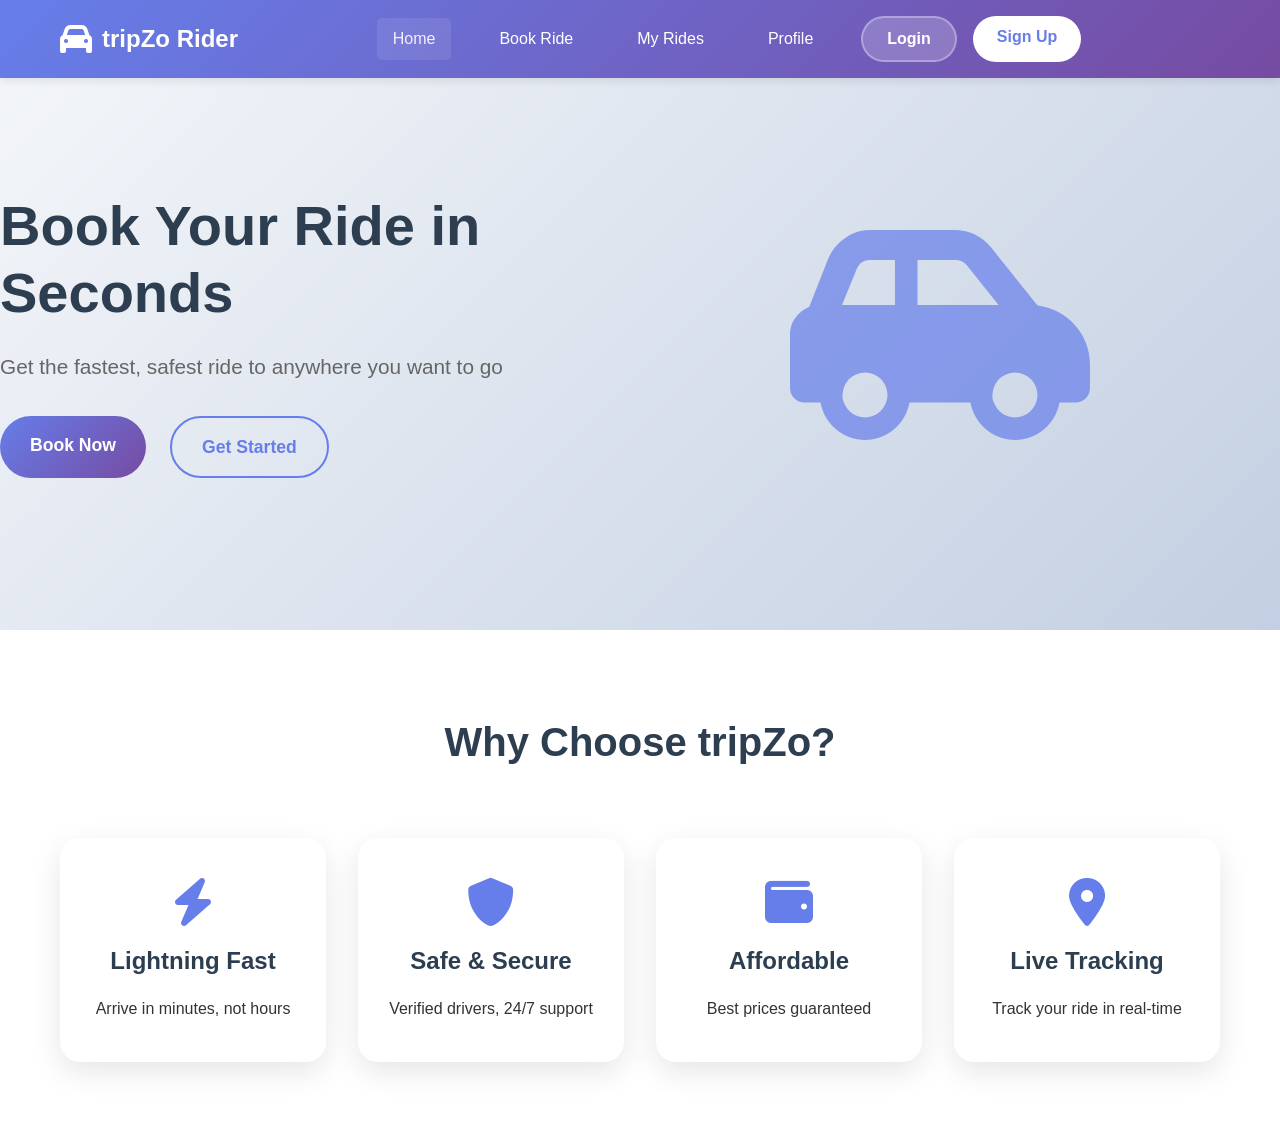
<file: tripzo/index.html>
<!DOCTYPE html>
<html lang="en">
<head>
    <meta charset="UTF-8">
    <meta name="viewport" content="width=device-width, initial-scale=1.0">
    <title>tripZo Rider - Book Your Ride</title>
    <link rel="stylesheet" href="style.css">
    <link href="https://cdnjs.cloudflare.com/ajax/libs/font-awesome/6.0.0/css/all.min.css" rel="stylesheet">
</head>
<body>
    <nav class="navbar">
        <div class="nav-container">
            <div class="nav-logo">
                <i class="fas fa-car"></i>
                <span>tripZo Rider</span>
            </div>
            <div class="nav-menu">
                <a href="index.html" class="nav-link active">Home</a>
                <a href="book-ride.html" class="nav-link">Book Ride</a>
                <a href="my-rides.html" class="nav-link">My Rides</a>
                <a href="profile.html" class="nav-link">Profile</a>
                <div class="nav-auth">
                    <a href="login.html" class="btn-login" id="loginBtn">Login</a>
                    <a href="register.html" class="btn-register">Sign Up</a>
                </div>
            </div>
            <div class="hamburger">
                <span></span>
                <span></span>
                <span></span>
            </div>
        </div>
    </nav>

    <section class="hero">
        <div class="hero-content">
            <h1>Book Your Ride in Seconds</h1>
            <p>Get the fastest, safest ride to anywhere you want to go</p>
            <div class="hero-buttons">
                <a href="book-ride.html" class="btn-primary">Book Now</a>
                <a href="register.html" class="btn-secondary">Get Started</a>
            </div>
        </div>
        <div class="hero-image">
            <i class="fas fa-car-side"></i>
        </div>
    </section>

    <section class="features">
        <div class="container">
            <h2>Why Choose tripZo?</h2>
            <div class="features-grid">
                <div class="feature-card">
                    <i class="fas fa-bolt"></i>
                    <h3>Lightning Fast</h3>
                    <p>Arrive in minutes, not hours</p>
                </div>
                <div class="feature-card">
                    <i class="fas fa-shield-alt"></i>
                    <h3>Safe & Secure</h3>
                    <p>Verified drivers, 24/7 support</p>
                </div>
                <div class="feature-card">
                    <i class="fas fa-wallet"></i>
                    <h3>Affordable</h3>
                    <p>Best prices guaranteed</p>
                </div>
                <div class="feature-card">
                    <i class="fas fa-map-marker-alt"></i>
                    <h3>Live Tracking</h3>
                    <p>Track your ride in real-time</p>
                </div>
            </div>
        </div>
    </section>

    <script src="script.js"></script>
</body>
</html>
</file>
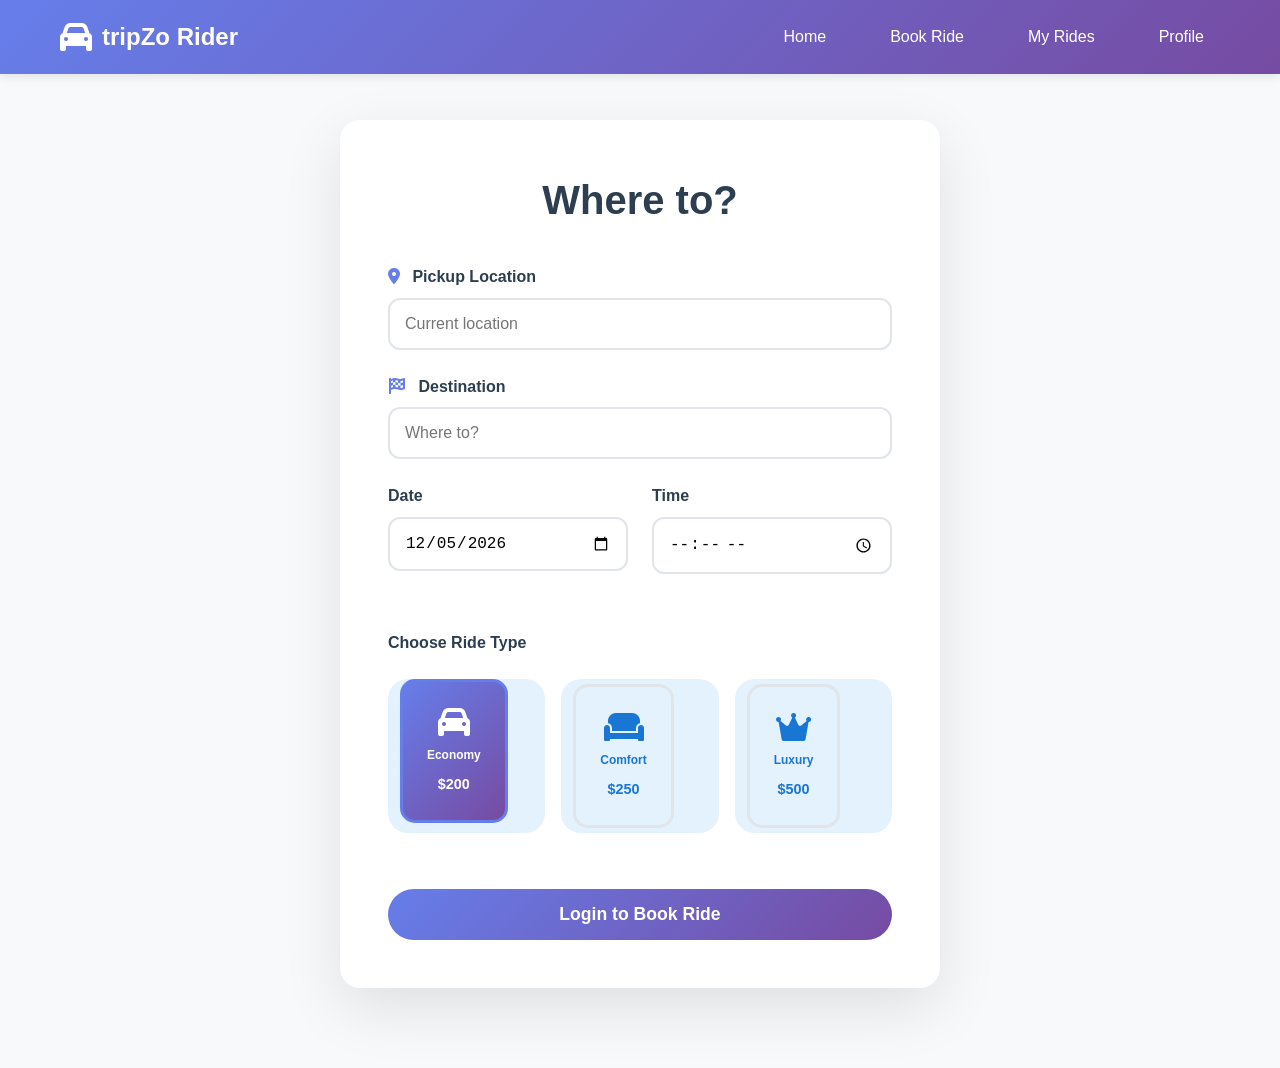
<file: tripzo/bookride.html>
<!DOCTYPE html>
<html lang="en">
<head>
    <meta charset="UTF-8">
    <meta name="viewport" content="width=device-width, initial-scale=1.0">
    <title>Book Ride - tripZo Rider</title>
    <link rel="stylesheet" href="style.css">
    <link href="https://cdnjs.cloudflare.com/ajax/libs/font-awesome/6.0.0/css/all.min.css" rel="stylesheet">
</head>
<body>
    <nav class="navbar">
        <!-- Navbar with user info if logged in -->
        <div class="nav-container">
            <div class="nav-logo">
                <i class="fas fa-car"></i>
                <span>tripZo Rider</span>
            </div>
            <div class="nav-menu">
                <a href="index.html" class="nav-link">Home</a>
                <a href="book-ride.html" class="nav-link active">Book Ride</a>
                <a href="my-rides.html" class="nav-link">My Rides</a>
                <a href="profile.html" class="nav-link">Profile</a>
                <div class="user-info" id="userInfo" style="display: none;">
                    <span id="userName"></span>
                    <a href="#" id="logoutBtn" class="btn-logout">Logout</a>
                </div>
            </div>
        </div>
    </nav>

    <section class="booking-section">
        <div class="container">
            <div class="booking-card">
                <h2>Where to?</h2>
                <form id="bookingForm" class="booking-form">
                    <div class="form-group">
                        <label><i class="fas fa-map-marker-alt"></i> Pickup Location</label>
                        <input type="text" id="pickup" placeholder="Current location" required>
                    </div>
                    <div class="form-group">
                        <label><i class="fas fa-flag-checkered"></i> Destination</label>
                        <input type="text" id="destination" placeholder="Where to?" required>
                    </div>
                    <div class="form-row">
                        <div class="form-group">
                            <label>Date</label>
                            <input type="date" id="rideDate" required>
                        </div>
                        <div class="form-group">
                            <label>Time</label>
                            <input type="time" id="rideTime" required>
                        </div>
                    </div>
                    <div class="ride-options">
                        <h4>Choose Ride Type</h4>
                        <div class="ride-type-grid">
                            <label class="ride-type">
                                <input type="radio" name="rideType" value="economy" checked>
                                <div class="ride-type-card">
                                    <i class="fas fa-car"></i>
                                    <h5>Economy</h5>
                                    <p>$200</p>
                                </div>
                            </label>
                            <label class="ride-type">
                                <input type="radio" name="rideType" value="comfort">
                                <div class="ride-type-card">
                                    <i class="fas fa-couch"></i>
                                    <h5>Comfort</h5>
                                    <p>$250</p>
                                </div>
                            </label>
                            <label class="ride-type">
                                <input type="radio" name="rideType" value="luxury">
                                <div class="ride-type-card">
                                    <i class="fas fa-crown"></i>
                                    <h5>Luxury</h5>
                                    <p>$500</p>
                                </div>
                            </label>
                        </div>
                    </div>
                    <button type="submit" class="btn-primary full-width" id="bookBtn" disabled>Login to Book Ride</button>
                </form>
            </div>
        </div>
    </section>

    <script src="script.js"></script>
</body>
</html>
</file>
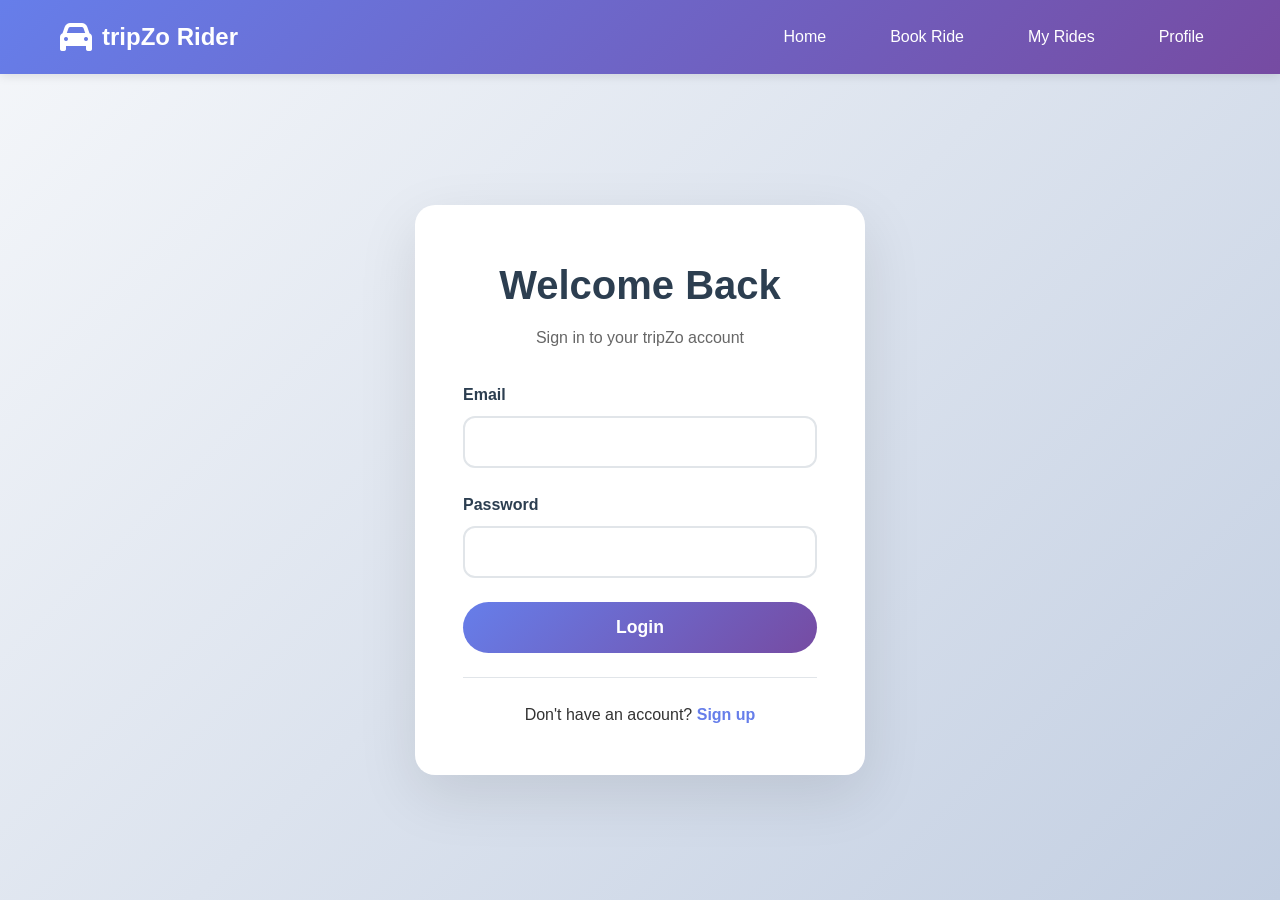
<file: tripzo/login.html>
<!DOCTYPE html>
<html lang="en">
<head>
    <meta charset="UTF-8">
    <meta name="viewport" content="width=device-width, initial-scale=1.0">
    <title>Login - tripZo Rider</title>
    <link rel="stylesheet" href="style.css">
    <link href="https://cdnjs.cloudflare.com/ajax/libs/font-awesome/6.0.0/css/all.min.css" rel="stylesheet">
</head>
<body>
    <nav class="navbar">
        <!-- Same navbar as index.html -->
        <div class="nav-container">
            <div class="nav-logo">
                <i class="fas fa-car"></i>
                <span>tripZo Rider</span>
            </div>
            <div class="nav-menu">
                <a href="index.html" class="nav-link">Home</a>
                <a href="book-ride.html" class="nav-link">Book Ride</a>
                <a href="my-rides.html" class="nav-link">My Rides</a>
                <a href="profile.html" class="nav-link">Profile</a>
            </div>
        </div>
    </nav>

    <div class="auth-container">
        <div class="auth-card">
            <div class="auth-header">
                <h2>Welcome Back</h2>
                <p>Sign in to your tripZo account</p>
            </div>
            <form id="loginForm" class="auth-form">
                <div class="form-group">
                    <label>Email</label>
                    <input type="email" id="loginEmail" required>
                </div>
                <div class="form-group">
                    <label>Password</label>
                    <input type="password" id="loginPassword" required>
                </div>
                <button type="submit" class="btn-primary full-width">Login</button>
            </form>
            <div class="auth-footer">
                <p>Don't have an account? <a href="register.html">Sign up</a></p>
            </div>
        </div>
    </div>

    <script src="script.js"></script>
</body>
</html>
</file>
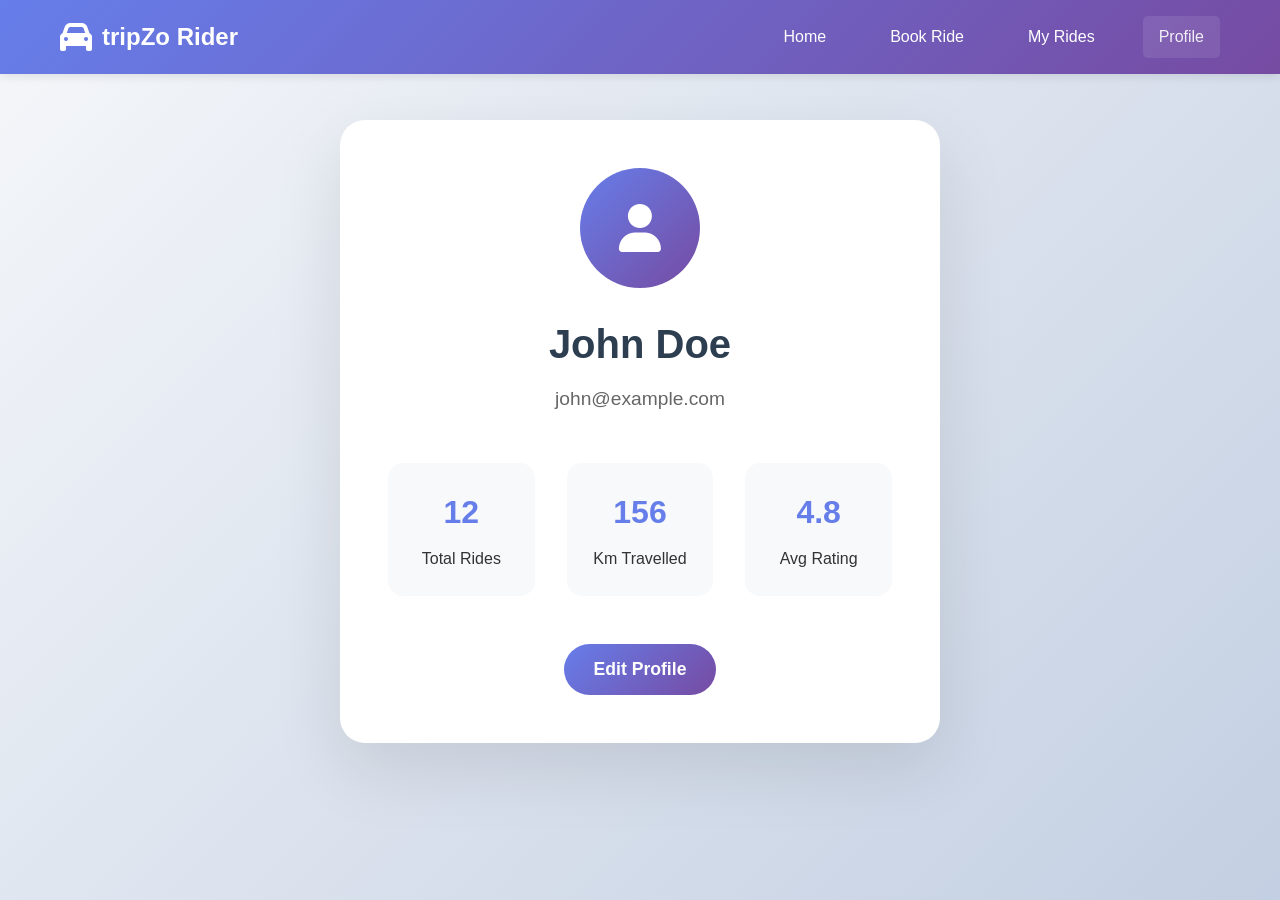
<file: tripzo/profile.html>
<!DOCTYPE html>
<html lang="en">
<head>
    <meta charset="UTF-8">
    <meta name="viewport" content="width=device-width, initial-scale=1.0">
    <title>Profile - tripZo Rider</title>
    <link rel="stylesheet" href="style.css">
    <link href="https://cdnjs.cloudflare.com/ajax/libs/font-awesome/6.0.0/css/all.min.css" rel="stylesheet">
</head>
<body>
    <!-- Navbar -->
    <nav class="navbar">
        <div class="nav-container">
            <div class="nav-logo">
                <i class="fas fa-car"></i>
                <span>tripZo Rider</span>
            </div>
            <div class="nav-menu">
                <a href="index.html" class="nav-link">Home</a>
                <a href="book-ride.html" class="nav-link">Book Ride</a>
                <a href="my-rides.html" class="nav-link">My Rides</a>
                <a href="profile.html" class="nav-link active">Profile</a>
                <div class="user-info" id="userInfo" style="display: none;">
                    <span id="userName"></span>
                    <a href="#" id="logoutBtn" class="btn-logout">Logout</a>
                </div>
            </div>
        </div>
    </nav>

    <section class="profile-section">
        <div class="container">
            <div class="profile-card">
                <div class="profile-header">
                    <div class="profile-avatar">
                        <i class="fas fa-user"></i>
                    </div>
                    <h2 id="profileName">John Doe</h2>
                    <p id="profileEmail">john@example.com</p>
                </div>
                <div class="profile-stats">
                    <div class="stat">
                        <h3 id="totalRides">12</h3>
                        <p>Total Rides</p>
                    </div>
                    <div class="stat">
                        <h3 id="totalDistance">156</h3>
                        <p>Km Travelled</p>
                    </div>
                    <div class="stat">
                        <h3 id="avgRating">4.8</h3>
                        <p>Avg Rating</p>
                    </div>
                </div>
                <button class="btn-primary" id="editProfileBtn">Edit Profile</button>
            </div>
        </div>
    </section>

    <script src="script.js"></script>
</body>
</html>
</file>
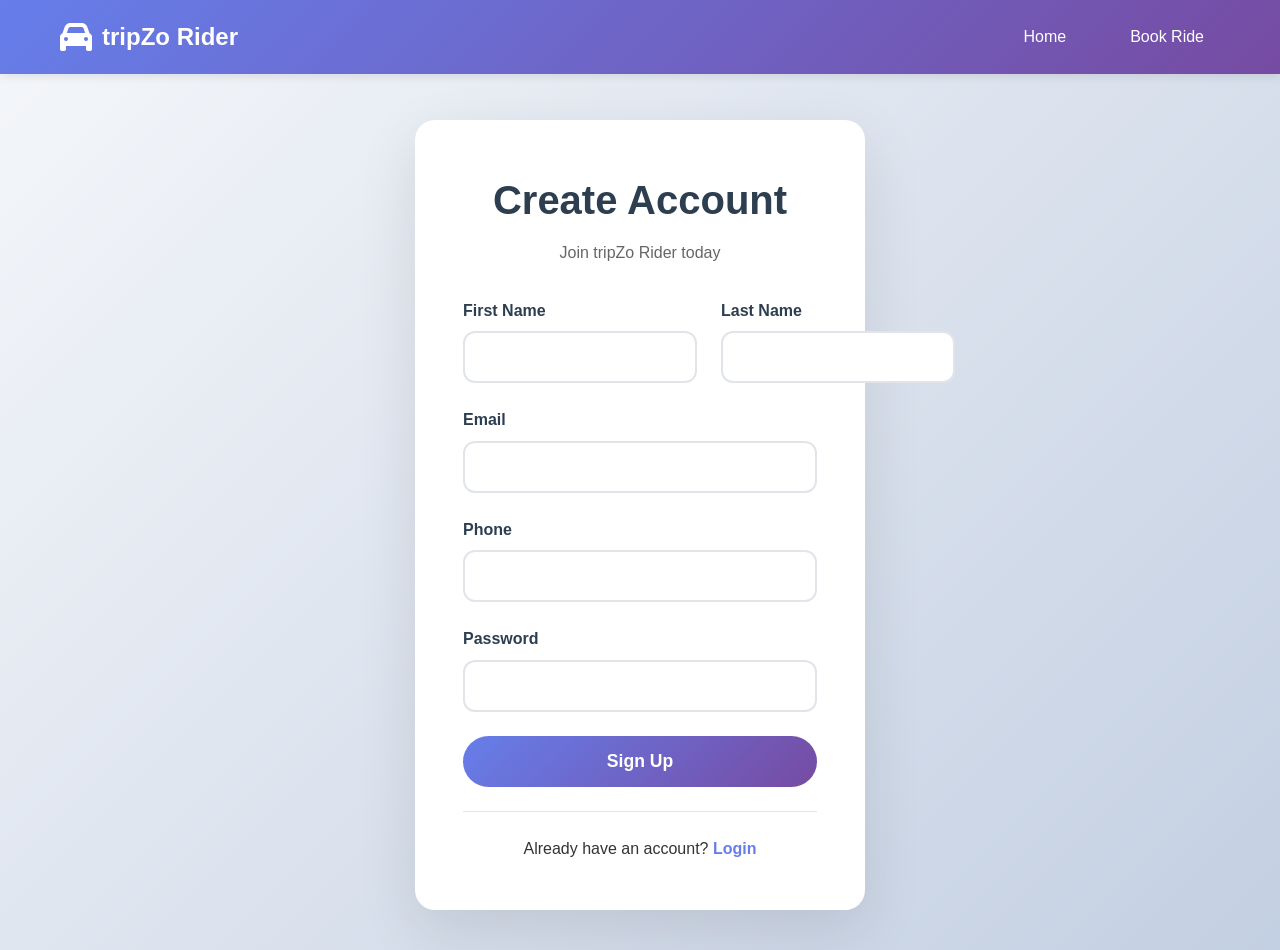
<file: tripzo/register.html>
<!DOCTYPE html>
<html lang="en">
<head>
    <meta charset="UTF-8">
    <meta name="viewport" content="width=device-width, initial-scale=1.0">
    <title>Register - tripZo Rider</title>
    <link rel="stylesheet" href="style.css">
    <link href="https://cdnjs.cloudflare.com/ajax/libs/font-awesome/6.0.0/css/all.min.css" rel="stylesheet">
</head>
<body>
    <!-- Same navbar -->
    <nav class="navbar">
        <div class="nav-container">
            <div class="nav-logo">
                <i class="fas fa-car"></i>
                <span>tripZo Rider</span>
            </div>
            <div class="nav-menu">
                <a href="index.html" class="nav-link">Home</a>
                <a href="book-ride.html" class="nav-link">Book Ride</a>
            </div>
        </div>
    </nav>

    <div class="auth-container">
        <div class="auth-card">
            <div class="auth-header">
                <h2>Create Account</h2>
                <p>Join tripZo Rider today</p>
            </div>
            <form id="registerForm" class="auth-form">
                <div class="form-row">
                    <div class="form-group">
                        <label>First Name</label>
                        <input type="text" id="firstName" required>
                    </div>
                    <div class="form-group">
                        <label>Last Name</label>
                        <input type="text" id="lastName" required>
                    </div>
                </div>
                <div class="form-group">
                    <label>Email</label>
                    <input type="email" id="registerEmail" required>
                </div>
                <div class="form-group">
                    <label>Phone</label>
                    <input type="tel" id="phone" required>
                </div>
                <div class="form-group">
                    <label>Password</label>
                    <input type="password" id="registerPassword" required>
                </div>
                <button type="submit" class="btn-primary full-width">Sign Up</button>
            </form>
            <div class="auth-footer">
                <p>Already have an account? <a href="login.html">Login</a></p>
            </div>
        </div>
    </div>

    <script src="script.js"></script>
</body>
</html>
</file>
<file: tripzo/style.css>
* * {
    margin: 0;
    padding: 0;
    box-sizing: border-box;
}

body {
    font-family: 'Segoe UI', Tahoma, Geneva, Verdana, sans-serif;
    line-height: 1.6;
    color: #333;
    overflow-x: hidden;
}

.container {
    max-width: 1200px;
    margin: 0 auto;
    padding: 0 20px;
}

/* Navbar */
.navbar {
    background: linear-gradient(135deg, #667eea 0%, #764ba2 100%);
    color: white;
    padding: 1rem 0;
    position: fixed;
    top: 0;
    width: 100%;
    z-index: 1000;
    box-shadow: 0 2px 10px rgba(0,0,0,0.1);
}

.nav-container {
    max-width: 1200px;
    margin: 0 auto;
    padding: 0 20px;
    display: flex;
    justify-content: space-between;
    align-items: center;
}

.nav-logo {
    display: flex;
    align-items: center;
    font-size: 1.5rem;
    font-weight: bold;
}

.nav-logo i {
    margin-right: 10px;
    font-size: 2rem;
}

.nav-menu {
    display: flex;
    align-items: center;
    gap: 2rem;
}

.nav-link {
    color: white;
    text-decoration: none;
    font-weight: 500;
    transition: opacity 0.3s;
    padding: 0.5rem 1rem;
    border-radius: 5px;
}

.nav-link:hover,
.nav-link.active {
    opacity: 0.9;
    background: rgba(255,255,255,0.1);
}

.nav-auth {
    display: flex;
    gap: 1rem;
}

.btn-login, .btn-register {
    padding: 0.5rem 1.5rem;
    border-radius: 25px;
    text-decoration: none;
    font-weight: 600;
    transition: all 0.3s;
}

.btn-login {
    background: rgba(255,255,255,0.2);
    color: white;
    border: 2px solid rgba(255,255,255,0.3);
}

.btn-register {
    background: white;
    color: #667eea;
}

.btn-login:hover {
    background: rgba(255,255,255,0.3);
}

.btn-register:hover {
    background: #f0f0f0;
    transform: translateY(-2px);
}

.user-info {
    display: flex;
    align-items: center;
    gap: 1rem;
}

.btn-logout {
    color: white;
    text-decoration: none;
    padding: 0.5rem 1rem;
    border: 2px solid rgba(255,255,255,0.3);
    border-radius: 20px;
    font-weight: 600;
    transition: all 0.3s;
}

.btn-logout:hover {
    background: rgba(255,255,255,0.2);
}

/* Hero Section */
.hero {
    background: linear-gradient(135deg, #f5f7fa 0%, #c3cfe2 100%);
    padding: 120px 0 80px;
    display: flex;
    align-items: center;
    min-height: 70vh;
}

.hero-content {
    flex: 1;
    max-width: 600px;
    padding-right: 2rem;
}

.hero h1 {
    font-size: 3.5rem;
    font-weight: 700;
    margin-bottom: 1.5rem;
    color: #2c3e50;
    line-height: 1.2;
}

.hero p {
    font-size: 1.3rem;
    margin-bottom: 2rem;
    color: #666;
}

.hero-buttons {
    display: flex;
    gap: 1.5rem;
    flex-wrap: wrap;
}

.hero-image {
    flex: 1;
    text-align: center;
}

.hero-image i {
    font-size: 15rem;
    color: #667eea;
    opacity: 0.7;
}

/* Buttons */
.btn-primary, .btn-secondary {
    padding: 15px 30px;
    border: none;
    border-radius: 50px;
    font-size: 1.1rem;
    font-weight: 600;
    text-decoration: none;
    display: inline-block;
    transition: all 0.3s;
    cursor: pointer;
}

.btn-primary {
    background: linear-gradient(135deg, #667eea 0%, #764ba2 100%);
    color: white;
}

.btn-primary:hover {
    transform: translateY(-3px);
    box-shadow: 0 10px 25px rgba(102, 126, 234, 0.4);
}

.btn-secondary {
    background: transparent;
    color: #667eea;
    border: 2px solid #667eea;
}

.btn-secondary:hover {
    background: #667eea;
    color: white;
}

.full-width {
    width: 100%;
}

/* Features */
.features {
    padding: 80px 0;
    background: white;
}

.features h2 {
    text-align: center;
    font-size: 2.5rem;
    margin-bottom: 4rem;
    color: #2c3e50;
}

.features-grid {
    display: grid;
    grid-template-columns: repeat(auto-fit, minmax(250px, 1fr));
    gap: 2rem;
}

.feature-card {
    text-align: center;
    padding: 2.5rem 1.5rem;
    border-radius: 20px;
    box-shadow: 0 10px 30px rgba(0,0,0,0.1);
    transition: all 0.3s;
    background: white;
}

.feature-card:hover {
    transform: translateY(-10px);
    box-shadow: 0 20px 40px rgba(0,0,0,0.15);
}

.feature-card i {
    font-size: 3rem;
    color: #667eea;
    margin-bottom: 1rem;
}

.feature-card h3 {
    font-size: 1.5rem;
    margin-bottom: 1rem;
    color: #2c3e50;
}

/* Auth Pages */
.auth-container {
    min-height: 100vh;
    display: flex;
    align-items: center;
    justify-content: center;
    padding: 120px 20px 40px;
    background: linear-gradient(135deg, #f5f7fa 0%, #c3cfe2 100%);
}

.auth-card {
    background: white;
    padding: 3rem;
    border-radius: 20px;
    box-shadow: 0 20px 60px rgba(0,0,0,0.1);
    max-width: 450px;
    width: 100%;
}

.auth-header {
    text-align: center;
    margin-bottom: 2rem;
}

.auth-header h2 {
    font-size: 2.5rem;
    color: #2c3e50;
    margin-bottom: 0.5rem;
}

.auth-header p {
    color: #666;
}

.auth-form {
    display: flex;
    flex-direction: column;
    gap: 1.5rem;
}

.form-group {
    display: flex;
    flex-direction: column;
}

.form-group label {
    font-weight: 600;
    margin-bottom: 0.5rem;
    color: #2c3e50;
}

.form-group input {
    padding: 15px;
    border: 2px solid #e1e5e9;
    border-radius: 12px;
    font-size: 1rem;
    transition: border-color 0.3s;
}

.form-group input:focus {
    outline: none;
    border-color: #667eea;
}

.form-row {
    display: grid;
    grid-template-columns: 1fr 1fr;
    gap: 1.5rem;
}

.auth-footer {
    text-align: center;
    margin-top: 1.5rem;
    padding-top: 1.5rem;
    border-top: 1px solid #e1e5e9;
}

.auth-footer a {
    color: #667eea;
    text-decoration: none;
    font-weight: 600;
}

/* Booking Section */
.booking-section {
    padding: 120px 0 80px;
    background: #f8f9fa;
    min-height: 100vh;
}

.booking-card {
    background: white;
    padding: 3rem;
    border-radius: 20px;
    box-shadow: 0 20px 60px rgba(0,0,0,0.1);
    max-width: 600px;
    margin: 0 auto;
}

.booking-card h2 {
    font-size: 2.5rem;
    margin-bottom: 2rem;
    text-align: center;
    color: #2c3e50;
}

.booking-form {
    display: flex;
    flex-direction: column;
    gap: 1.5rem;
}

.booking-form .form-group label i {
    margin-right: 0.5rem;
    color: #667eea;
}

.ride-options {
    margin: 2rem 0;
}

.ride-options h4 {
    margin-bottom: 1.5rem;
    color: #2c3e50;
}

.ride-type-grid {
    display: grid;
    grid-template-columns: repeat(auto-fit, minmax(150px, 1fr));
    gap: 1rem;
}

.ride-type {
    display: flex;
}

.ride-type input {
    display: none;
}

.ride-type-card {
    padding: 1.5rem;
    border: 3px solid #e1e5e9;
    border-radius: 15px;
    text-align: center;
    cursor: pointer;
    transition: all 0.3s;
}

.ride-type input:checked + .ride-type-card {
    border-color: #667eea;
    background: linear-gradient(135deg, #667eea 0%, #764ba2 100%);
    color: white;
    transform: translateY(-5px);
}

.ride-type-card i {
    font-size: 2rem;
    margin-bottom: 0.5rem;
}

.ride-type-card h5 {
    margin-bottom: 0.5rem;
}

/* Rides Section */
.rides-section {
    padding: 120px 0 80px;
    background: white;
}

.rides-section h2 {
    font-size: 2.5rem;
    margin-bottom: 2rem;
    text-align: center;
    color: #2c3e50;
}

.rides-filter {
    display: flex;
    justify-content: center;
    gap: 1rem;
    margin-bottom: 3rem;
    flex-wrap: wrap;
}

.filter-btn {
    padding: 12px 24px;
    border: 2px solid #e1e5e9;
    background: white;
    border-radius: 25px;
    cursor: pointer;
    font-weight: 600;
    transition: all 0.3s;
}

.filter-btn.active,
.filter-btn:hover {
    background: #667eea;
    color: white;
    border-color: #667eea;
}

.rides-list {
    display: flex;
    flex-direction: column;
    gap: 1.5rem;
}

.ride-card {
    background: white;
    border-radius: 15px;
    padding: 2rem;
    box-shadow: 0 5px 20px rgba(0,0,0,0.08);
    border-left: 5px solid #667eea;
    transition: all 0.3s;
}

.ride-card:hover {
    box-shadow: 0 15px 40px rgba(0,0,0,0.15);
    transform: translateY(-5px);
}

.ride-header {
    display: flex;
    justify-content: space-between;
    align-items: flex-start;
    margin-bottom: 1rem;
}

.ride-header h4 {
    font-size: 1.3rem;
    color: #2c3e50;
    margin-bottom: 0.5rem;
}

.ride-header p {
    color: #666;
    font-size: 0.95rem;
}

.status-badge {
    padding: 6px 12px;
    border-radius: 20px;
    font-size: 0.8rem;
    font-weight: 600;
    text-transform: uppercase;
}

.status-confirmed { background: #d4edda; color: #155724; }
.status-completed { background: #cce5ff; color: #004085; }
.status-cancelled { background: #f8d7da; color: #721c24; }

.ride-details {
    display: flex;
    justify-content: space-between;
    align-items: center;
    margin-bottom: 1rem;
}

.ride-type {
    background: #e3f2fd;
    color: #1976d2;
    padding: 5px 12px;
    border-radius: 20px;
    font-size: 0.9rem;
    font-weight: 600;
}

.ride-price {
    font-size: 1.5rem;
    font-weight: 700;
    color: #667eea;
}

.ride-actions {
    text-align: right;
}

.btn-cancel {
    background: #dc3545;
    color: white;
    border: none;
    padding: 8px 20px;
    border-radius: 20px;
    cursor: pointer;
    font-weight: 600;
}

/* Profile Section */
.profile-section {
    padding: 120px 0 80px;
    background: linear-gradient(135deg, #f5f7fa 0%, #c3cfe2 100%);
    min-height: 100vh;
}

.profile-card {
    background: white;
    border-radius: 25px;
    padding: 3rem;
    box-shadow: 0 25px 70px rgba(0,0,0,0.1);
    max-width: 600px;
    margin: 0 auto;
    text-align: center;
}

.profile-avatar {
    width: 120px;
    height: 120px;
    background: linear-gradient(135deg, #667eea 0%, #764ba2 100%);
    border-radius: 50%;
    display: flex;
    align-items: center;
    justify-content: center;
    margin: 0 auto 1.5rem;
    font-size: 3rem;
    color: white;
}

.profile-header h2 {
    font-size: 2.5rem;
    margin-bottom: 0.5rem;
    color: #2c3e50;
}

.profile-header p {
    color: #666;
    font-size: 1.2rem;
}

.profile-stats {
    display: grid;
    grid-template-columns: repeat(auto-fit, minmax(120px, 1fr));
    gap: 2rem;
    margin: 3rem 0;
}

.stat {
    padding: 1.5rem;
    background: #f8f9fa;
    border-radius: 15px;
}

.stat h3 {
    font-size: 2rem;
    color: #667eea;
    margin-bottom: 0.5rem;
}

/* Notifications */
.notification {
    position: fixed;
    top: 100px;
    right: 20px;
    padding: 15px 20px;
    border-radius: 8px;
    color: white;
    font-weight: 500;
    box-shadow: 0 4px 12px rgba(0,0,0,0.15);
    transform: translateX(400px);
    transition: all 0.3s ease;
    z-index: 2000;
    max-width: 350px;
}

.notification.show {
    transform: translateX(0);
}

.notification-success {
    background: linear-gradient(135deg, #4CAF50, #45a049);
}

.notification-error {
    background: linear-gradient(135deg, #f44336, #da190b);
}

.notification i {
    margin-right: 10px;
}

/* Hidden class */
.hidden {
    display: none !important;
}

/* No rides message */
.no-rides {
    text-align: center;
    padding: 40px;
    color: #666;
    font-size: 1.1rem;
}

.no-rides a {
    color: #667eea;
    text-decoration: none;
    font-weight: 600;
}

/* Responsive Design */
@media (max-width: 768px) {
    .nav-menu {
        display: none;
    }
    
    .hero {
        flex-direction: column;
        text-align: center;
        padding: 100px 20px 60px;
    }
    
    .hero h1 {
        font-size: 2.5rem;
    }
    
    .hero-buttons {
        justify-content: center;
    }
    
    .features-grid {
        grid-template-columns: 1fr;
    }
    
    .form-row {
        grid-template-columns: 1fr;
    }
    
    .ride-type-grid {
        grid-template-columns: 1fr;
    }
    
    .profile-stats {
        grid-template-columns: repeat(2, 1fr);
    }
    
    .ride-header {
        flex-direction: column;
        gap: 0.5rem;
    }
}

@media (max-width: 480px) {
    .auth-card,
    .booking-card,
    .profile-card {
        margin: 0 10px;
        padding: 2rem;
    }
    
    .hero h1 {
        font-size: 2rem;
    }
}
</file>
